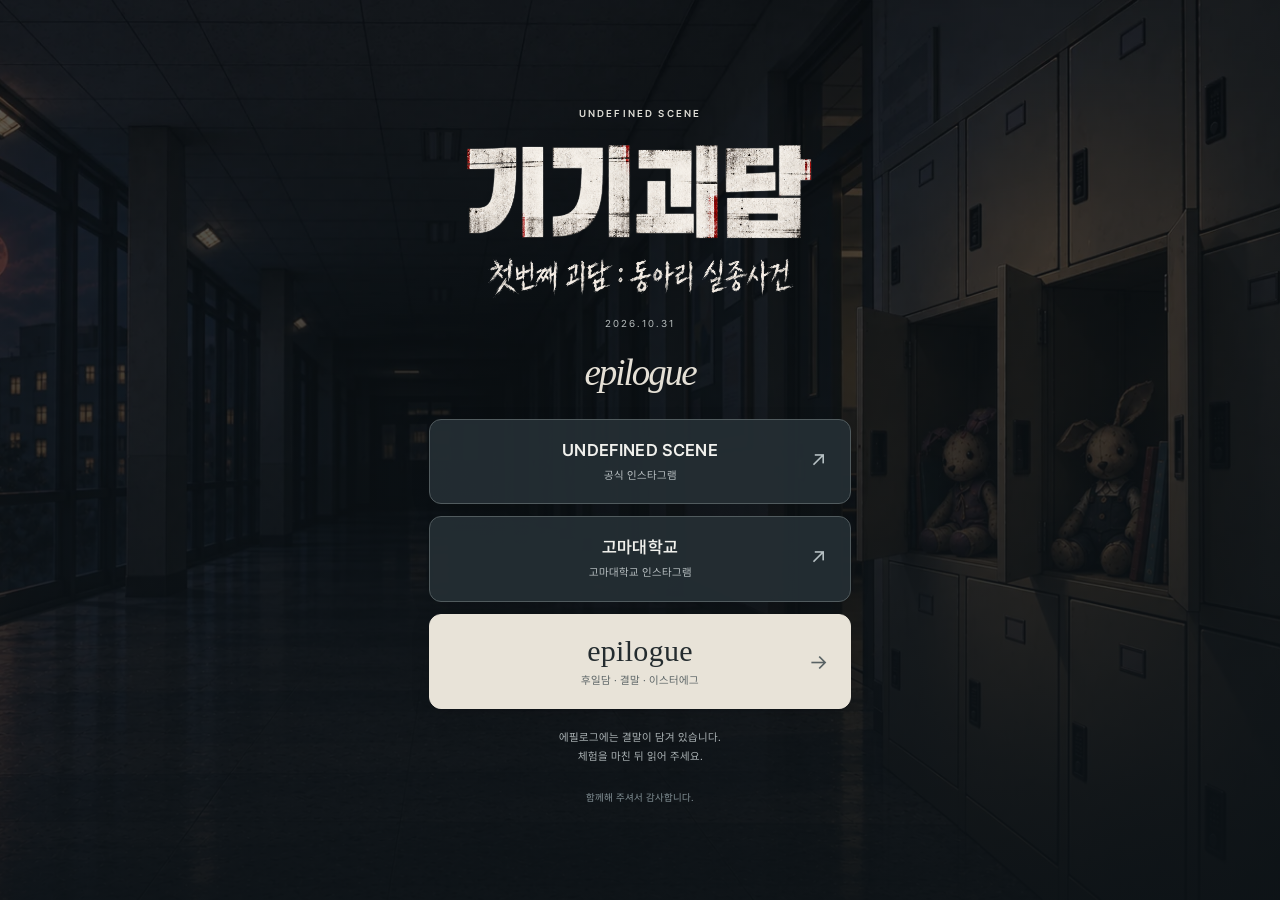
<file: index.html>
<!doctype html><html lang="ko"><head><meta charset="utf-8"><meta name="viewport" content="width=device-width,initial-scale=1,viewport-fit=cover"><meta name="theme-color" content="#171b1d"><meta name="robots" content="noindex,nofollow"><title>epilogue · 기기괴담</title><meta name="description" content="기기괴담에 함께한 탐정들을 위한 에필로그와 숨은 단서 해설."><meta property="og:title" content="기기괴담 · epilogue"><meta property="og:description" content="기기괴담 후일담과 해설."><link rel="icon" href="assets/favicon.svg" type="image/svg+xml"><link rel="preload" href="assets/pretendard-regular.woff2?v=jiyun-9" as="font" type="font/woff2" crossorigin><link rel="stylesheet" href="style.css?v=jiyun-9"><script src="app.js?v=guide-8" defer></script></head>
<body class="landing"><a class="skip" href="#main">본문으로 건너뛰기</a><main id="main" class="landing-grid">
<section class="cover" aria-label="기기괴담 티켓"><img class="cover-image" src="assets/corridor.webp" alt="늦은 밤 고마대학교 복도, 열린 사물함에 앉은 두 토끼 인형"><div class="cover-shade"></div>
<div class="cover-type"><span class="brand">UNDEFINED SCENE</span><div class="title-art"><img src="assets/title.png" alt="기기괴담"></div><div class="subtitle-art"><img src="assets/subtitle.png" alt="첫번째 괴담: 동아리 실종사건"></div><span class="cover-date">2026.10.31</span></div><span class="cover-epilogue" aria-hidden="true">epilogue</span></section>
<section class="landing-copy" aria-label="기기괴담 이후">
<nav class="link-list" aria-label="기기괴담 이후">
<a class="link-row social-link" href="https://www.instagram.com/undefined_scene/" target="_blank" rel="noopener noreferrer"><span><strong>UNDEFINED SCENE</strong><small>공식 인스타그램</small></span><span class="row-arrow" aria-hidden="true">↗</span></a>
<a class="link-row social-link" href="https://www.instagram.com/gomauniversity/" target="_blank" rel="noopener noreferrer"><span><strong>고마대학교</strong><small>고마대학교 인스타그램</small></span><span class="row-arrow" aria-hidden="true">↗</span></a>
<a class="link-row epilogue-link" href="epilogue.html"><span><strong class="english-title">epilogue</strong><small>후일담 · 결말 · 이스터에그</small></span><span class="row-arrow" aria-hidden="true">→</span></a></nav>
<p class="spoiler-note">에필로그에는 결말이 담겨 있습니다.<br>체험을 마친 뒤 읽어 주세요.</p>

<div class="landing-signature">함께해 주셔서 감사합니다.</div></section></main></body></html>
</file>
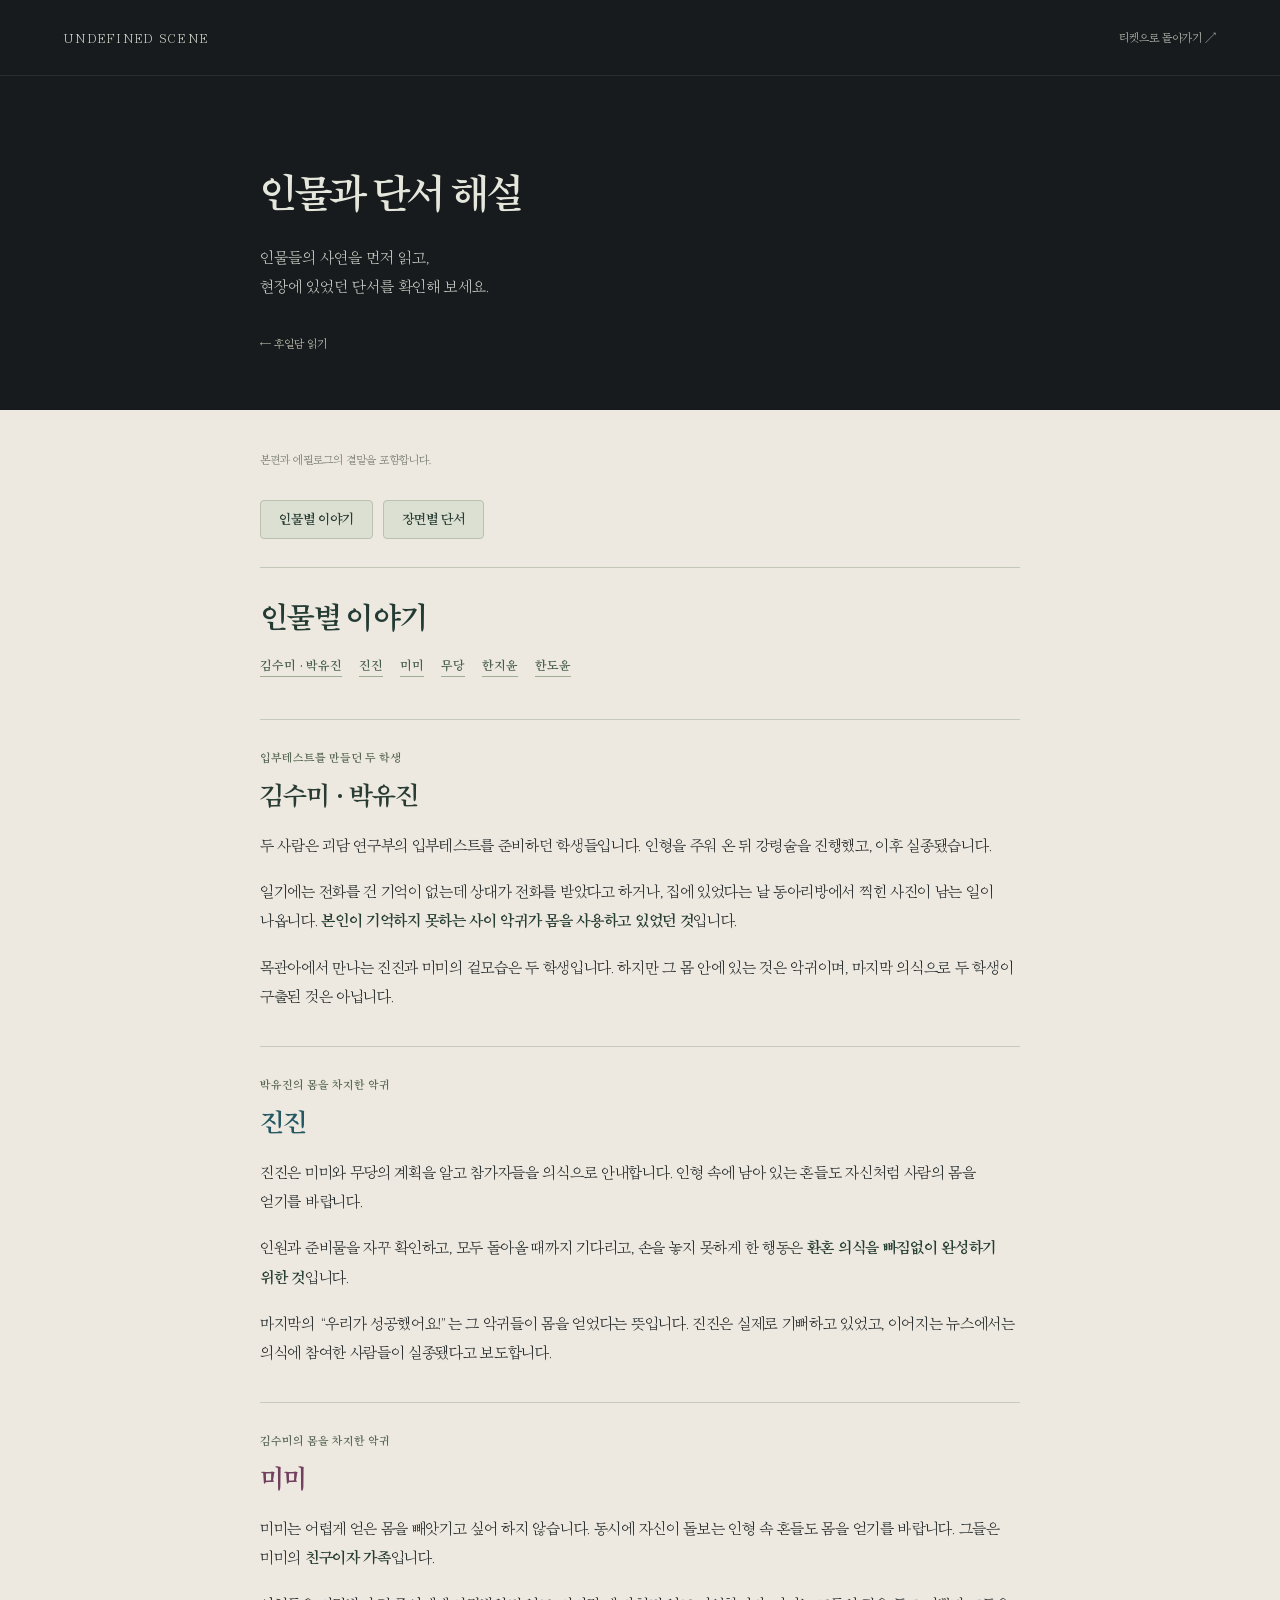
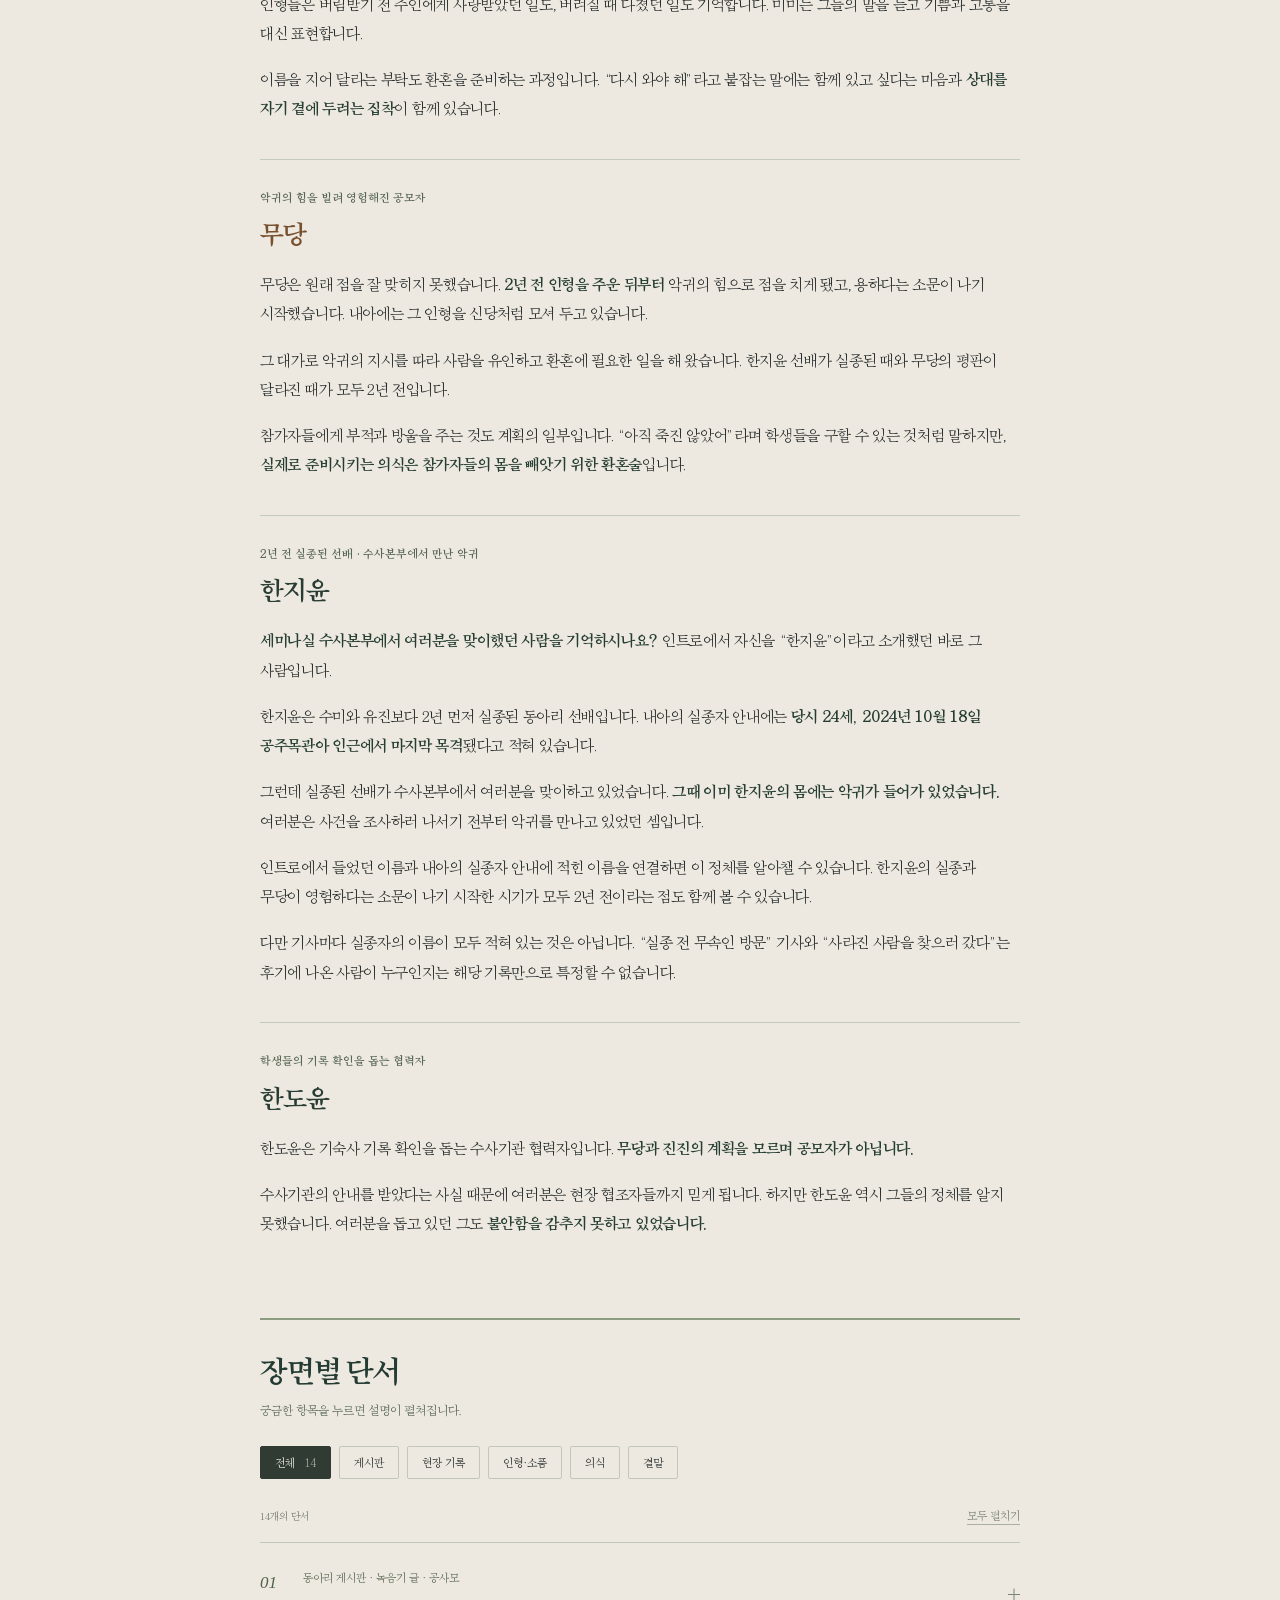
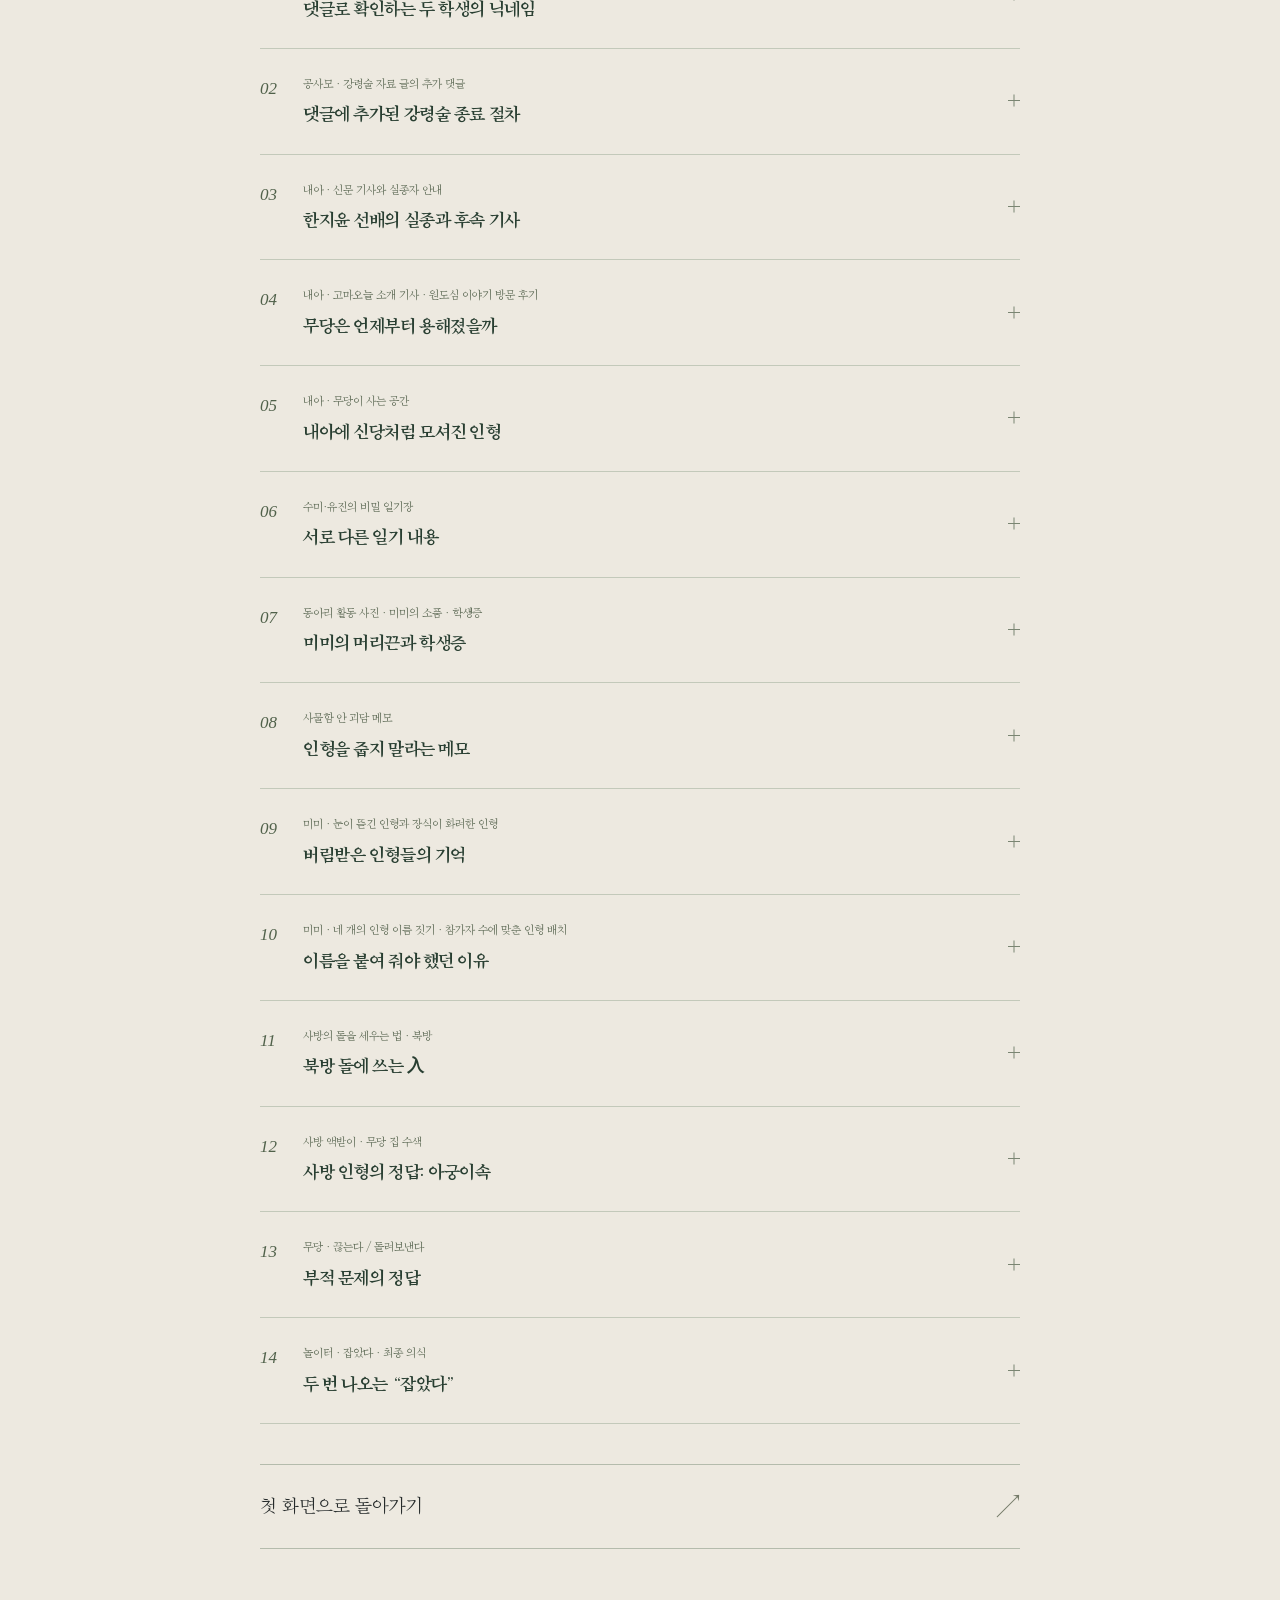
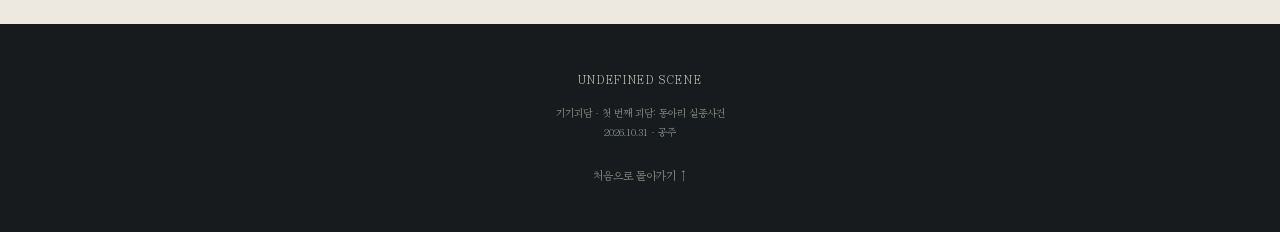
<file: clues.html>
<!doctype html><html lang="ko"><head><meta charset="utf-8"><meta name="viewport" content="width=device-width,initial-scale=1,viewport-fit=cover"><meta name="theme-color" content="#171b1d"><meta name="robots" content="noindex,nofollow"><title>인물과 단서 해설 · 기기괴담</title><meta name="description" content="인물들의 사연과 현장 기록, 인형과 의식의 의미를 정리했습니다."><meta property="og:title" content="기기괴담 · epilogue"><meta property="og:description" content="기기괴담 후일담과 해설."><link rel="icon" href="assets/favicon.svg" type="image/svg+xml"><link rel="preload" href="assets/bookk-light.woff2?v=jiyun-9" as="font" type="font/woff2" crossorigin><link rel="stylesheet" href="style.css?v=jiyun-9"><script src="app.js?v=guide-8" defer></script></head><body class="reading clues-page"><a class="skip" href="#main">본문으로 건너뛰기</a><header class="site-header"><a class="home-brand brand" href="./">UNDEFINED SCENE</a><a class="header-link" href="./">티켓으로 돌아가기 ↗</a></header>
<main id="main"><section class="clues-intro"><h1>인물과 단서 해설</h1><p>인물들의 사연을 먼저 읽고,<br>현장에 있었던 단서를 확인해 보세요.</p><a class="back-story" href="epilogue.html">← 후일담 읽기</a></section>
<div class="paper clues-paper"><div class="clues-column"><p class="reader-note">본편과 에필로그의 결말을 포함합니다.</p>
<nav class="guide-nav" aria-label="해설 목차"><a href="#characters">인물별 이야기</a><a href="#elements">장면별 단서</a></nav>
<section class="character-section" id="characters"><h2 class="guide-section-title">인물별 이야기</h2>
<nav class="character-index" aria-label="인물 바로가기"><a href="#character-students">김수미 · 박유진</a><a href="#character-jinjin">진진</a><a href="#character-mimi">미미</a><a href="#character-shaman">무당</a><a href="#character-jiyun">한지윤</a><a href="#character-doyun">한도윤</a></nav>
<article class="character-card character-students" id="character-students"><span class="character-role">입부테스트를 만들던 두 학생</span><h3>김수미 · 박유진</h3><div class="character-body"><p>두 사람은 괴담 연구부의 입부테스트를 준비하던 학생들입니다. 인형을 주워 온 뒤 강령술을 진행했고, 이후 실종됐습니다.</p><p>일기에는 전화를 건 기억이 없는데 상대가 전화를 받았다고 하거나, 집에 있었다는 날 동아리방에서 찍힌 사진이 남는 일이 나옵니다. <b>본인이 기억하지 못하는 사이 악귀가 몸을 사용하고 있었던 것</b>입니다.</p><p>목관아에서 만나는 진진과 미미의 겉모습은 두 학생입니다. 하지만 그 몸 안에 있는 것은 악귀이며, 마지막 의식으로 두 학생이 구출된 것은 아닙니다.</p></div></article><article class="character-card character-jinjin" id="character-jinjin"><span class="character-role">박유진의 몸을 차지한 악귀</span><h3>진진</h3><div class="character-body"><p>진진은 미미와 무당의 계획을 알고 참가자들을 의식으로 안내합니다. 인형 속에 남아 있는 혼들도 자신처럼 사람의 몸을 얻기를 바랍니다.</p><p>인원과 준비물을 자꾸 확인하고, 모두 돌아올 때까지 기다리고, 손을 놓지 못하게 한 행동은 <b>환혼 의식을 빠짐없이 완성하기 위한 것</b>입니다.</p><p>마지막의 “우리가 성공했어요!”는 그 악귀들이 몸을 얻었다는 뜻입니다. 진진은 실제로 기뻐하고 있었고, 이어지는 뉴스에서는 의식에 참여한 사람들이 실종됐다고 보도합니다.</p></div></article><article class="character-card character-mimi" id="character-mimi"><span class="character-role">김수미의 몸을 차지한 악귀</span><h3>미미</h3><div class="character-body"><p>미미는 어렵게 얻은 몸을 빼앗기고 싶어 하지 않습니다. 동시에 자신이 돌보는 인형 속 혼들도 몸을 얻기를 바랍니다. 그들은 미미의 <b>친구이자 가족</b>입니다.</p><p>인형들은 버림받기 전 주인에게 사랑받았던 일도, 버려질 때 다쳤던 일도 기억합니다. 미미는 그들의 말을 듣고 기쁨과 고통을 대신 표현합니다.</p><p>이름을 지어 달라는 부탁도 환혼을 준비하는 과정입니다. “다시 와야 해”라고 붙잡는 말에는 함께 있고 싶다는 마음과 <b>상대를 자기 곁에 두려는 집착</b>이 함께 있습니다.</p></div></article><article class="character-card character-shaman" id="character-shaman"><span class="character-role">악귀의 힘을 빌려 영험해진 공모자</span><h3>무당</h3><div class="character-body"><p>무당은 원래 점을 잘 맞히지 못했습니다. <b>2년 전 인형을 주운 뒤부터</b> 악귀의 힘으로 점을 치게 됐고, 용하다는 소문이 나기 시작했습니다. 내아에는 그 인형을 신당처럼 모셔 두고 있습니다.</p><p>그 대가로 악귀의 지시를 따라 사람을 유인하고 환혼에 필요한 일을 해 왔습니다. 한지윤 선배가 실종된 때와 무당의 평판이 달라진 때가 모두 2년 전입니다.</p><p>참가자들에게 부적과 방울을 주는 것도 계획의 일부입니다. “아직 죽진 않았어”라며 학생들을 구할 수 있는 것처럼 말하지만, <b>실제로 준비시키는 의식은 참가자들의 몸을 빼앗기 위한 환혼술</b>입니다.</p></div></article><article class="character-card character-jiyun" id="character-jiyun"><span class="character-role">2년 전 실종된 선배 · 수사본부에서 만난 악귀</span><h3>한지윤</h3><div class="character-body"><p><b>세미나실 수사본부에서 여러분을 맞이했던 사람을 기억하시나요?</b> 인트로에서 자신을 “한지윤”이라고 소개했던 바로 그 사람입니다.</p><p>한지윤은 수미와 유진보다 2년 먼저 실종된 동아리 선배입니다. 내아의 실종자 안내에는 <b>당시 24세, 2024년 10월 18일 공주목관아 인근에서 마지막 목격</b>됐다고 적혀 있습니다.</p><p>그런데 실종된 선배가 수사본부에서 여러분을 맞이하고 있었습니다. <b>그때 이미 한지윤의 몸에는 악귀가 들어가 있었습니다.</b> 여러분은 사건을 조사하러 나서기 전부터 악귀를 만나고 있었던 셈입니다.</p><p>인트로에서 들었던 이름과 내아의 실종자 안내에 적힌 이름을 연결하면 이 정체를 알아챌 수 있습니다. 한지윤의 실종과 무당이 영험하다는 소문이 나기 시작한 시기가 모두 2년 전이라는 점도 함께 볼 수 있습니다.</p><p>다만 기사마다 실종자의 이름이 모두 적혀 있는 것은 아닙니다. “실종 전 무속인 방문” 기사와 “사라진 사람을 찾으러 갔다”는 후기에 나온 사람이 누구인지는 해당 기록만으로 특정할 수 없습니다.</p></div></article><article class="character-card character-doyun" id="character-doyun"><span class="character-role">학생들의 기록 확인을 돕는 협력자</span><h3>한도윤</h3><div class="character-body"><p>한도윤은 기숙사 기록 확인을 돕는 수사기관 협력자입니다. <b>무당과 진진의 계획을 모르며 공모자가 아닙니다.</b></p><p>수사기관의 안내를 받았다는 사실 때문에 여러분은 현장 협조자들까지 믿게 됩니다. 하지만 한도윤 역시 그들의 정체를 알지 못했습니다. 여러분을 돕고 있던 그도 <b>불안함을 감추지 못하고 있었습니다.</b></p></div></article></section>
<section id="elements" class="elements-section"><h2 class="guide-section-title">장면별 단서</h2><p class="section-description">궁금한 항목을 누르면 설명이 펼쳐집니다.</p>
<nav class="clue-filters" aria-label="단서 분류"><button type="button" data-filter="all" aria-pressed="true">전체 <span>14</span></button><button type="button" data-filter="community" aria-pressed="false">게시판</button><button type="button" data-filter="records" aria-pressed="false">현장 기록</button><button type="button" data-filter="objects" aria-pressed="false">인형·소품</button><button type="button" data-filter="ritual" aria-pressed="false">의식</button><button type="button" data-filter="ending" aria-pressed="false">결말</button></nav>
<div class="clue-tools"><span id="clue-count" role="status">14개의 단서</span><button type="button" id="expand-all" aria-expanded="false">모두 펼치기</button></div><div id="clue-list"><details class="clue" data-category="community" id="clue-1"><summary><span class="clue-number">01</span><span><small>동아리 게시판 · 녹음기 글 · 공사모</small><strong>댓글로 확인하는 두 학생의 닉네임</strong></span><span class="plus" aria-hidden="true"></span></summary><div class="clue-body"><p><b>jinjining은 박유진, itsme는 김수미</b>입니다. 녹음기 글에서 itsme가 “유진아”라고 부르자 jinjining이 자기 휴대폰에 녹음돼 있다고 답합니다.</p><p>동아리 게시판과 공사모에 남긴 글과 댓글을 함께 보면 두 사람이 강령술을 준비한 과정을 확인할 수 있습니다.</p></div></details><details class="clue" data-category="community" id="clue-2"><summary><span class="clue-number">02</span><span><small>공사모 · 강령술 자료 글의 추가 댓글</small><strong>댓글에 추가된 강령술 종료 절차</strong></span><span class="plus" aria-hidden="true"></span></summary><div class="clue-body"><p>가이드 음성을 보낸 작성자는 나중에 댓글로 빠뜨린 절차를 알려 줍니다. 의식을 마치려면 <b>“끝내도 되겠습니까?”라고 물어야 한다</b>는 내용입니다.</p><p>학생들이 의식을 제대로 끝내지 못했을 가능성을 보여 주는 댓글입니다.</p></div></details><details class="clue" data-category="records" id="clue-3"><summary><span class="clue-number">03</span><span><small>내아 · 신문 기사와 실종자 안내</small><strong>한지윤 선배의 실종과 후속 기사</strong></span><span class="plus" aria-hidden="true"></span></summary><div class="clue-body"><p><b>한지윤은 수미와 유진보다 2년 먼저 실종된 동아리 선배</b>입니다. 내아에 붙인 기사와 실종자 안내에서 사건을 확인할 수 있습니다.</p><p>인트로에서 자신을 한지윤이라고 소개한 수사본부의 인물과 같은 이름입니다. <b>세미나실에서 여러분을 맞이했을 때는 이미 악귀가 그 몸을 차지한 상태</b>였습니다.</p><div class="evidence-list"><div><span>2024.10.18 · 마지막 목격</span><h4>한지윤, 당시 24세</h4><p>「고마오늘」의 실종자 안내에는 공주목관아 인근에서 마지막으로 목격됐고, 이후 연락이 닿지 않는다고 적혀 있습니다.</p></div><div><span>2024.10.20 · 고마오늘</span><h4>공주목관아 인근 20대 여성 연락 두절</h4><p>10월 18일 마지막 목격 이후 가족과 지인의 연락에 응답하지 않았으며, 휴대전화 사용 기록도 확인되지 않았다는 기사입니다.</p></div><div><span>2024.11.07 · 공주생활신문</span><h4>원도심서 또 실종 신고</h4><p>원도심에서 실종 신고가 잇따르고 있음을 알립니다. 당시 경찰은 사건 간 연관성이 확인되지 않았다고 밝혔습니다.</p></div><div><span>2024.11.16 · 금강지역신문</span><h4>실종 전 무속인 방문 정황 확인</h4><p>실종 신고 중 한 건에서 당사자가 연락이 끊기기 전 목관아 인근 무속인을 방문한 정황이 확인됩니다. 기사에는 그 사람의 이름이 나오지 않으며, 방문과 실종의 직접적인 연관성도 아직 밝혀지지 않았다고 적혀 있습니다.</p></div></div><p>본편의 설정에서는 무당이 이 시기 실종 사건들에 관여했습니다. <b>기사에 남은 정황과 에필로그에서 밝혀지는 무당의 정체를 함께 읽는 단서</b>입니다.</p></div></details><details class="clue" data-category="records" id="clue-4"><summary><span class="clue-number">04</span><span><small>내아 · 고마오늘 소개 기사 · 원도심 이야기 방문 후기</small><strong>무당은 언제부터 용해졌을까</strong></span><span class="plus" aria-hidden="true"></span></summary><div class="clue-body"><p>2026년 10월 31일 「고마오늘」에는 무당이 <b>약 2년 전부터</b> 입소문을 타기 시작했다고 나옵니다. 그전에는 점이 맞지 않아 발길을 끊는 사람도 있었다는 내용이 함께 실려 있습니다.</p><div class="evidence-list"><div><span>2024.10.12 · 보리차**의 방문 후기</span><blockquote>전에 엄마랑 왔을 때는 잘 모르겠다는 생각이었는데 이번에는 좀 달랐어요. 따로 말씀드리지 않은 집안 사정을 짚으셔서 놀랐습니다.</blockquote></div><div><span>2024.10.31 · 모서리**의 방문 후기</span><p>사라진 사람을 찾아 달라고 방문한 손님은 무당에게 이런 말을 들었다고 적었습니다.</p><blockquote>돌아오는 게 아니라 다른 데로 가야 하는 애다</blockquote></div></div><p>무당의 평판이 달라진 시기와 실종 사건들이 발생한 시기는 모두 <b>2024년</b>입니다. 이는 무당이 인형 속 악귀의 힘을 얻고 사람들을 의식에 끌어들이기 시작한 때와 맞물립니다.</p><p>“다른 데로 가야 한다”는 말은 혼을 다른 몸으로 옮기는 환혼과 연결해 볼 수 있는 복선입니다. 후기에는 사라진 사람의 이름이 적혀 있지 않습니다.</p></div></details><details class="clue" data-category="objects" id="clue-5"><summary><span class="clue-number">05</span><span><small>내아 · 무당이 사는 공간</small><strong>내아에 신당처럼 모셔진 인형</strong></span><span class="plus" aria-hidden="true"></span></summary><div class="clue-body"><p>무당이 사는 내아에는 <b>인형이 신당처럼 모셔져 있습니다.</b> 무당이 인형 속 악귀를 신처럼 받들고 있다는 것을 보여 주는 배치입니다.</p><p>무당의 영험함은 그 악귀에게서 얻은 힘입니다. 인형을 모신 공간, 2년 전부터 달라진 평판, 이전 실종 사건의 기록을 함께 보면 무당과 악귀의 관계를 짐작할 수 있습니다.</p></div></details><details class="clue" data-category="objects" id="clue-6"><summary><span class="clue-number">06</span><span><small>수미·유진의 비밀 일기장</small><strong>서로 다른 일기 내용</strong></span><span class="plus" aria-hidden="true"></span></summary><div class="clue-body"><p>수미는 전화를 건 적이 없다고 쓰지만 유진은 수미에게 전화를 받았다고 씁니다. 수미가 집에 있었다는 날, 유진은 동아리방에서 수미를 봤고 사진도 찍었습니다.</p><p><b>수미가 기억하지 못하는 동안 악귀가 수미의 몸으로 행동한 것</b>입니다. 두 일기를 비교하면 빙의가 진행되고 있음을 알 수 있습니다.</p></div></details><details class="clue" data-category="objects" id="clue-7"><summary><span class="clue-number">07</span><span><small>동아리 활동 사진 · 미미의 소품 · 학생증</small><strong>미미의 머리끈과 학생증</strong></span><span class="plus" aria-hidden="true"></span></summary><div class="clue-body"><p>미미는 동아리 활동 사진 속 김수미와 같은 머리끈을 하고 있습니다. 학생증의 얼굴도 같습니다.</p><p>미미가 <b>김수미의 몸을 차지하고 있다는 단서</b>입니다. 본명을 불렀을 때 보이는 반응도 관련이 있습니다.</p></div></details><details class="clue" data-category="objects" id="clue-8"><summary><span class="clue-number">08</span><span><small>사물함 안 괴담 메모</small><strong>인형을 줍지 말라는 메모</strong></span><span class="plus" aria-hidden="true"></span></summary><div class="clue-body"><p>사물함 메모에는 <b>“인형 주워오지 말 것. 수미 너 보라고 씀.”</b>이라고 적혀 있습니다. 수미가 인형을 주워 온 일을 가리킵니다.</p><p>같은 메모에는 이름 없는 인형에 이름을 붙이면 이름을 준 사람을 기억한다는 이야기도 있습니다. 이후 미미가 이름을 지어 달라고 하는 장면과 연결됩니다.</p></div></details><details class="clue" data-category="objects" id="clue-9"><summary><span class="clue-number">09</span><span><small>미미 · 눈이 뜯긴 인형과 장식이 화려한 인형</small><strong>버림받은 인형들의 기억</strong></span><span class="plus" aria-hidden="true"></span></summary><div class="clue-body"><p>미미가 돌보는 인형들은 <b>버림받은 인형들</b>입니다. 미미는 그 안의 혼이 하는 말을 듣고, 그들이 겪은 일을 대신 표현합니다.</p><p>눈이 없는 인형은 <b>버려질 때 눈이 뜯긴 아픔</b>을 기억합니다. 미미가 “아무것도 안 보여”, “아파”라고 외치는 장면은 그때의 고통을 표현한 것입니다.</p><p>장식이 화려한 인형은 예전 주인이 무척 아끼며 보석 같은 장식도 달아 주던 인형입니다. “민지도 이런 나를 좋아했어”라는 말에는 <b>주인에게 사랑받았던 기억</b>이 담겨 있습니다. 자신의 장식을 자랑하고 빼앗기지 않으려는 태도도 그 기억에서 나옵니다.</p></div></details><details class="clue" data-category="ritual" id="clue-10"><summary><span class="clue-number">10</span><span><small>미미 · 네 개의 인형 이름 짓기 · 참가자 수에 맞춘 인형 배치</small><strong>이름을 붙여 줘야 했던 이유</strong></span><span class="plus" aria-hidden="true"></span></summary><div class="clue-body"><p>참가자들은 <b>이름이 없던 네 개의 인형</b>에 이름을 붙여 줍니다. 작품에서는 이름을 얻은 인형이 자신을 살아 있는 존재로 느끼게 된다는 설정을 사용합니다.</p><p>그래서 이름을 지어 주는 행위는 <b>환혼술을 진행하기 위해 필요한 절차</b>였습니다. 미미가 부탁을 들어줘야 인형을 내어 주겠다고 한 것도 참가자들이 이 절차에 참여하게 하기 위해서입니다.</p><p><b>현장에 놓인 인형의 수는 참가자 수에 맞춰져 있습니다.</b> 환혼할 혼과 몸의 수를 맞춰 준비한 것입니다. 이름을 지어 주는 네 개의 인형은 이 가운데 이름이 없던 인형들입니다.</p></div></details><details class="clue" data-category="ritual" id="clue-11"><summary><span class="clue-number">11</span><span><small>사방의 돌을 세우는 법 · 북방</small><strong>북방 돌에 쓰는 入</strong></span><span class="plus" aria-hidden="true"></span></summary><div class="clue-body"><p>안내문은 북방 돌의 빈 면에 <b>入(들 입)</b>을 쓰고 그 면을 의식장 중앙으로 향하게 하라고 합니다. 의식에 참여하는 산 사람이 직접 써야 한다는 조건도 있습니다.</p><p>참가자가 이 글자를 쓰면서 안내문에 적힌 “귀환의 문”이 완성됩니다. 진진이 돌을 치우지 못하게 한 이유는 의식이 끝날 때까지 결계가 필요했기 때문입니다.</p></div></details><details class="clue" data-category="ritual" id="clue-12"><summary><span class="clue-number">12</span><span><small>사방 액받이 · 무당 집 수색</small><strong>사방 인형의 정답: 아궁이속</strong></span><span class="plus" aria-hidden="true"></span></summary><div class="clue-body"><p>청룡은 동쪽·푸른 실, 주작은 남쪽·붉은 실, 백호는 서쪽·흰 실, 현무는 북쪽·검은 실입니다. 해당 인형의 글자를 동·남·서·북 순서로 읽으면 <b>아 → 궁 → 이 → 속</b>이 됩니다. 의식도구를 찾을 장소입니다.</p><p>사방의 돌 네 개는 의식장 경계에, 사방 인형 네 개는 중앙 의식에 사용합니다. 미미에게 받은 빈 받이 두 개도 따로 필요합니다.</p></div></details><details class="clue" data-category="ritual" id="clue-13"><summary><span class="clue-number">13</span><span><small>무당 · 끊는다 / 돌려보낸다</small><strong>부적 문제의 정답</strong></span><span class="plus" aria-hidden="true"></span></summary><div class="clue-body"><p>붙은 것을 떼어 내서 보내려면 <b>끊는다 + 돌려보낸다</b>를 골라야 합니다.</p><p>무당은 문제를 풀게 하고 필요한 물건을 주면서 참가자들이 자신의 지시를 따르도록 합니다. 실제로 준비하고 있던 것은 참가자의 몸을 악귀에게 넘기는 의식이었습니다.</p></div></details><details class="clue" data-category="ending" id="clue-14"><summary><span class="clue-number">14</span><span><small>놀이터 · 잡았다 · 최종 의식</small><strong>두 번 나오는 “잡았다”</strong></span><span class="plus" aria-hidden="true"></span></summary><div class="clue-body"><p>놀이터에서 귀신이 나타난 세 장소의 글자를 순서대로 이으면 <b>“잡았다”</b>가 됩니다. 수미와 유진이 만든 입부테스트의 정답입니다.</p><p>마지막 의식에서도 같은 말이 나옵니다. 이때는 악귀들이 참가자들을 붙잡았다는 뜻입니다.</p></div></details></div>
</section>
<a class="next-page" href="./"><span><strong>첫 화면으로 돌아가기</strong></span><span aria-hidden="true">↗</span></a>
</div></div></main><footer class="footer"><span>UNDEFINED SCENE</span><p>기기괴담 · 첫 번째 괴담: 동아리 실종사건<br>2026.10.31 · 공주</p><a href="./">처음으로 돌아가기 ↑</a></footer></body></html>
</file>
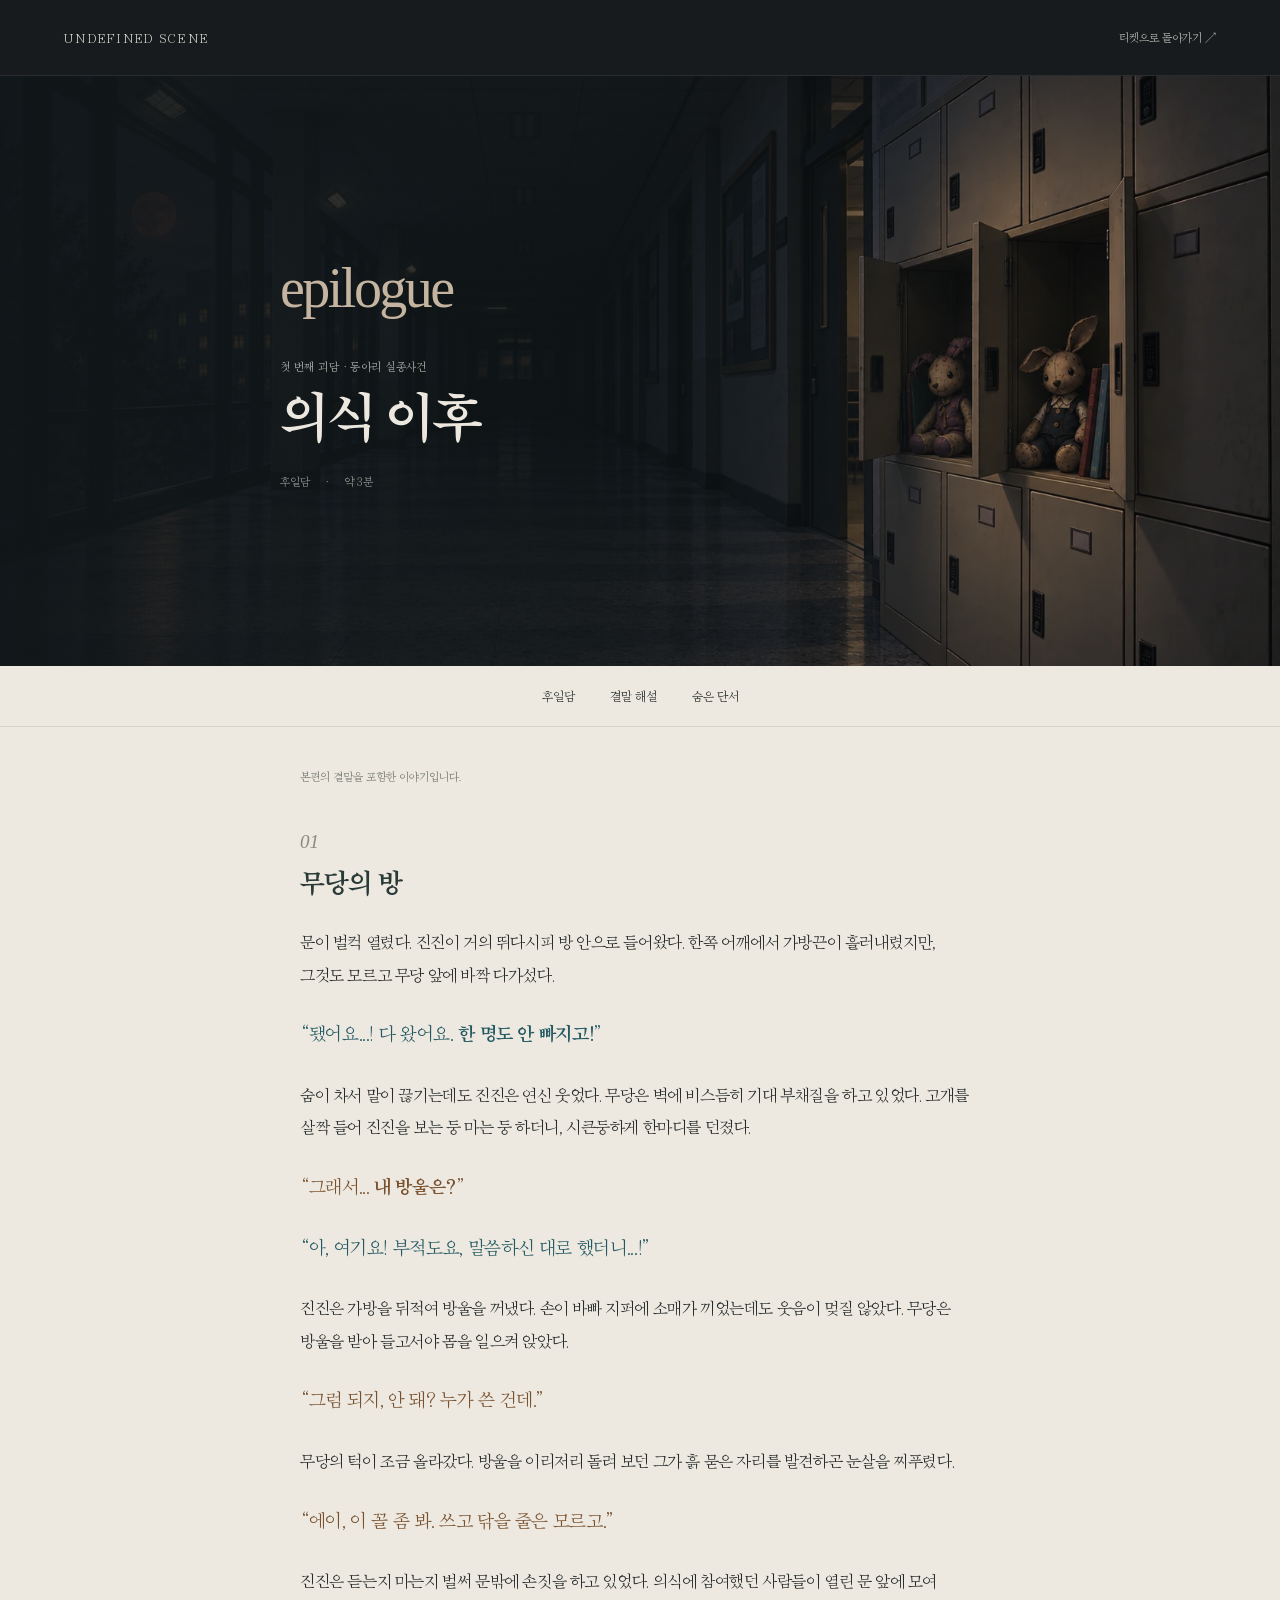
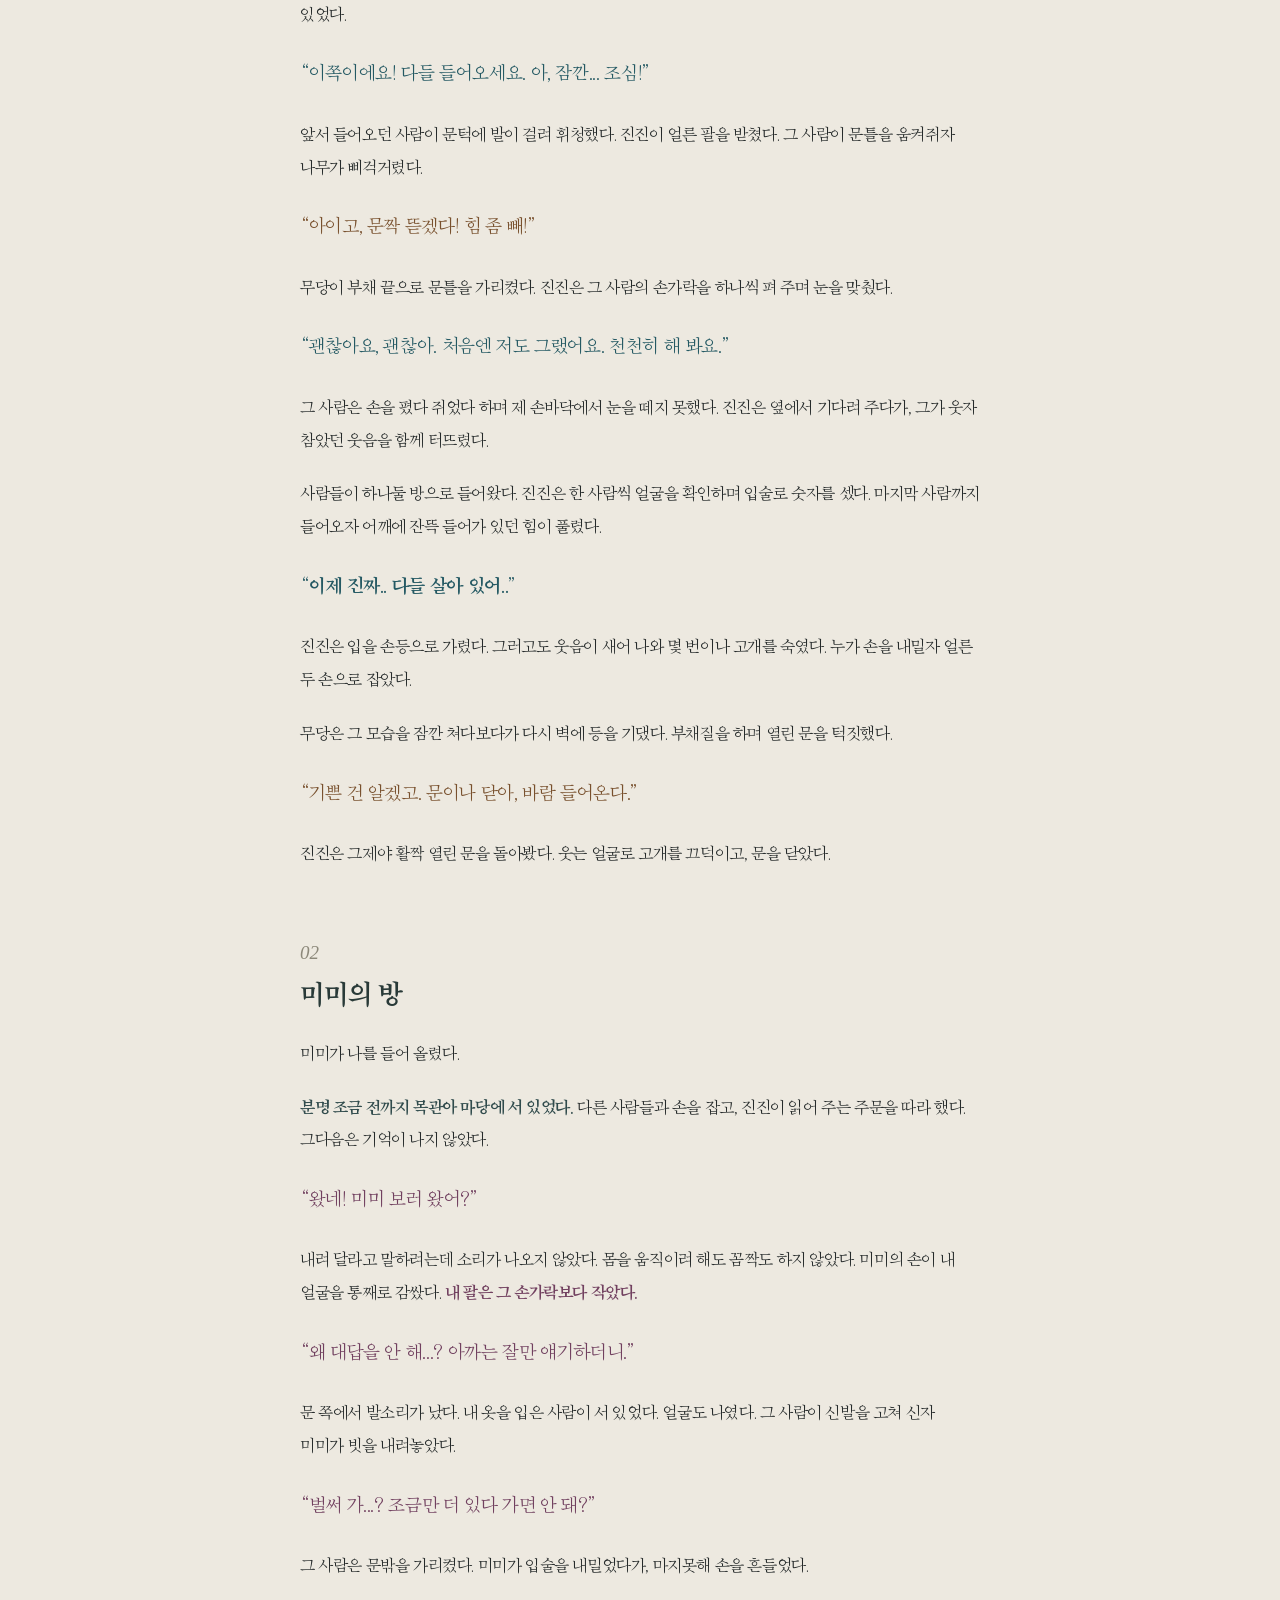
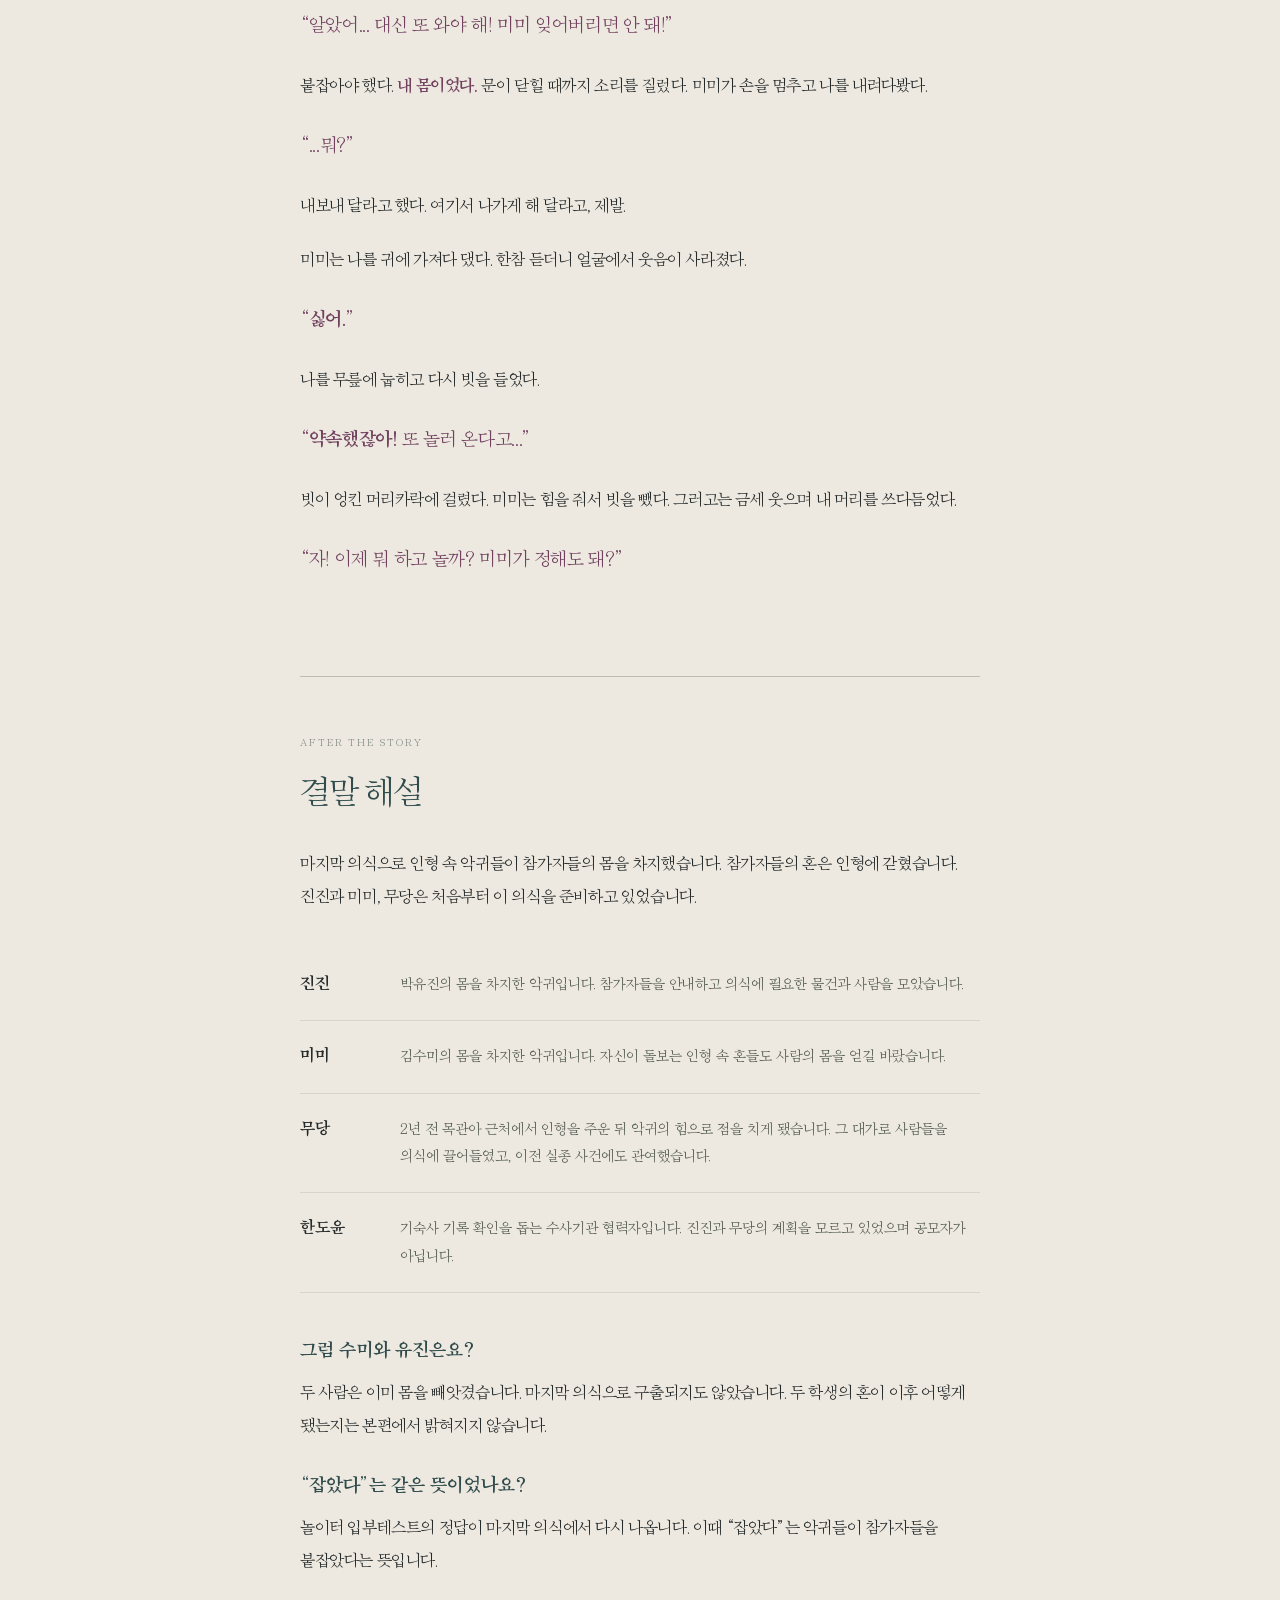
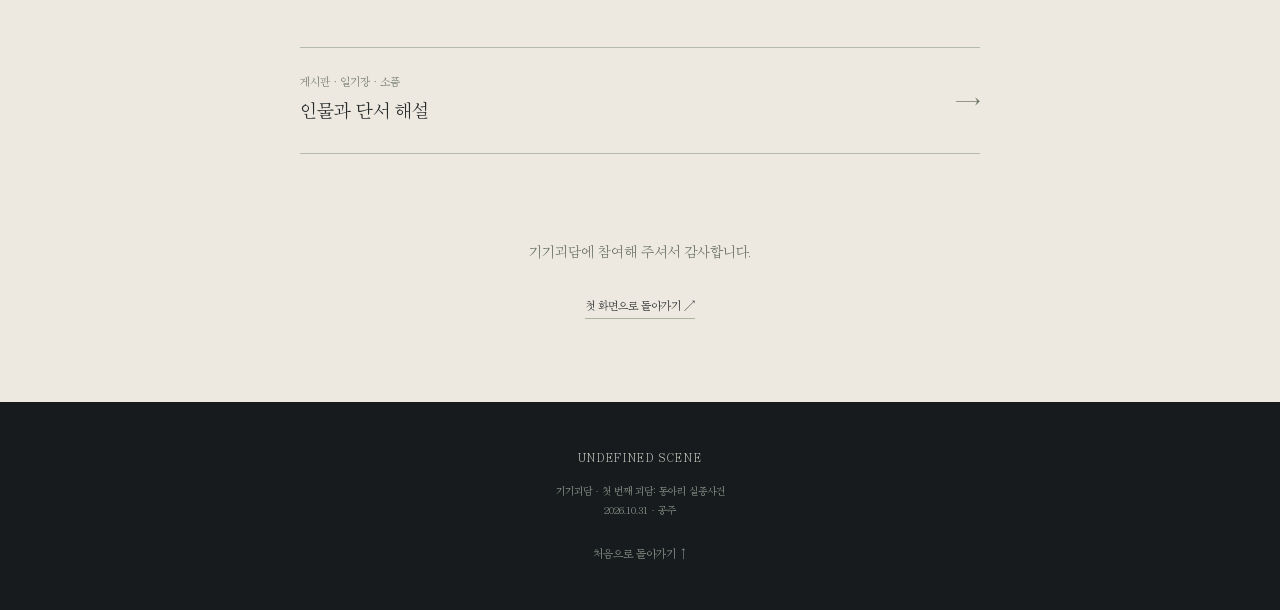
<file: epilogue.html>
<!doctype html><html lang="ko"><head><meta charset="utf-8"><meta name="viewport" content="width=device-width,initial-scale=1,viewport-fit=cover"><meta name="theme-color" content="#171b1d"><meta name="robots" content="noindex,nofollow"><title>그날 이후 · 기기괴담</title><meta name="description" content="본편을 마친 탐정들에게 전하는 후일담."><meta property="og:title" content="기기괴담 · epilogue"><meta property="og:description" content="기기괴담 후일담과 해설."><link rel="icon" href="assets/favicon.svg" type="image/svg+xml"><link rel="preload" href="assets/bookk-light.woff2?v=jiyun-9" as="font" type="font/woff2" crossorigin><link rel="stylesheet" href="style.css?v=jiyun-9"><script src="app.js?v=guide-8" defer></script></head><body class="reading"><a class="skip" href="#main">본문으로 건너뛰기</a><header class="site-header"><a class="home-brand brand" href="./">UNDEFINED SCENE</a><a class="header-link" href="./">티켓으로 돌아가기 ↗</a></header>
<main id="main"><section class="article-hero"><div class="hero-photo"></div><div class="article-hero-copy"><span class="english-title hero-english">epilogue</span><span class="edition">첫 번째 괴담 · 동아리 실종사건</span><h1>의식 이후</h1><div class="hero-meta">후일담 <span>·</span> 약 3분</div></div></section>
<div class="paper"><nav class="reading-nav" aria-label="에필로그 목차"><a href="#story">후일담</a><a href="#truth">결말 해설</a><a href="clues.html">숨은 단서</a></nav><article class="story-column" id="story"><p class="reader-note">본편의 결말을 포함한 이야기입니다.</p><section class="story-chapter" id="chapter-1"><span class="chapter-no">01</span><h2>무당의 방</h2><p>문이 벌컥 열렸다. 진진이 거의 뛰다시피 방 안으로 들어왔다. 한쪽 어깨에서 가방끈이 흘러내렸지만, 그것도 모르고 무당 앞에 바짝 다가섰다.</p><p class="dialogue voice-jinjin">“됐어요...! 다 왔어요. <strong class="voice-emphasis">한 명도 안 빠지고!</strong>”</p><p>숨이 차서 말이 끊기는데도 진진은 연신 웃었다. 무당은 벽에 비스듬히 기대 부채질을 하고 있었다. 고개를 살짝 들어 진진을 보는 둥 마는 둥 하더니, 시큰둥하게 한마디를 던졌다.</p><p class="dialogue voice-shaman">“그래서... <strong class="voice-emphasis">내 방울은?</strong>”</p><p class="dialogue voice-jinjin">“아, 여기요! 부적도요, 말씀하신 대로 했더니...!”</p><p>진진은 가방을 뒤적여 방울을 꺼냈다. 손이 바빠 지퍼에 소매가 끼었는데도 웃음이 멎질 않았다. 무당은 방울을 받아 들고서야 몸을 일으켜 앉았다.</p><p class="dialogue voice-shaman">“그럼 되지, 안 돼? 누가 쓴 건데.”</p><p>무당의 턱이 조금 올라갔다. 방울을 이리저리 돌려 보던 그가 흙 묻은 자리를 발견하곤 눈살을 찌푸렸다.</p><p class="dialogue voice-shaman">“에이, 이 꼴 좀 봐. 쓰고 닦을 줄은 모르고.”</p><p>진진은 듣는지 마는지 벌써 문밖에 손짓을 하고 있었다. 의식에 참여했던 사람들이 열린 문 앞에 모여 있었다.</p><p class="dialogue voice-jinjin">“이쪽이에요! 다들 들어오세요. 아, 잠깐... 조심!”</p><p>앞서 들어오던 사람이 문턱에 발이 걸려 휘청했다. 진진이 얼른 팔을 받쳤다. 그 사람이 문틀을 움켜쥐자 나무가 삐걱거렸다.</p><p class="dialogue voice-shaman">“아이고, 문짝 뜯겠다! 힘 좀 빼!”</p><p>무당이 부채 끝으로 문틀을 가리켰다. 진진은 그 사람의 손가락을 하나씩 펴 주며 눈을 맞췄다.</p><p class="dialogue voice-jinjin">“괜찮아요, 괜찮아. 처음엔 저도 그랬어요. 천천히 해 봐요.”</p><p>그 사람은 손을 폈다 쥐었다 하며 제 손바닥에서 눈을 떼지 못했다. 진진은 옆에서 기다려 주다가, 그가 웃자 참았던 웃음을 함께 터뜨렸다.</p><p>사람들이 하나둘 방으로 들어왔다. 진진은 한 사람씩 얼굴을 확인하며 입술로 숫자를 셌다. 마지막 사람까지 들어오자 어깨에 잔뜩 들어가 있던 힘이 풀렸다.</p><p class="dialogue voice-jinjin">“<strong class="voice-emphasis">이제 진짜.. 다들 살아 있어..</strong>”</p><p>진진은 입을 손등으로 가렸다. 그러고도 웃음이 새어 나와 몇 번이나 고개를 숙였다. 누가 손을 내밀자 얼른 두 손으로 잡았다.</p><p>무당은 그 모습을 잠깐 쳐다보다가 다시 벽에 등을 기댔다. 부채질을 하며 열린 문을 턱짓했다.</p><p class="dialogue voice-shaman">“기쁜 건 알겠고. 문이나 닫아, 바람 들어온다.”</p><p>진진은 그제야 활짝 열린 문을 돌아봤다. 웃는 얼굴로 고개를 끄덕이고, 문을 닫았다.</p></section><section class="story-chapter" id="chapter-2"><span class="chapter-no">02</span><h2>미미의 방</h2><p>미미가 나를 들어 올렸다.</p><p><strong class="memory-emphasis">분명 조금 전까지 목관아 마당에 서 있었다.</strong> 다른 사람들과 손을 잡고, 진진이 읽어 주는 주문을 따라 했다. 그다음은 기억이 나지 않았다.</p><p class="dialogue voice-mimi">“왔네! 미미 보러 왔어?”</p><p>내려 달라고 말하려는데 소리가 나오지 않았다. 몸을 움직이려 해도 꼼짝도 하지 않았다. 미미의 손이 내 얼굴을 통째로 감쌌다. <strong class="reveal-emphasis">내 팔은 그 손가락보다 작았다.</strong></p><p class="dialogue voice-mimi">“왜 대답을 안 해...? 아까는 잘만 얘기하더니.”</p><p>문 쪽에서 발소리가 났다. 내 옷을 입은 사람이 서 있었다. 얼굴도 나였다. 그 사람이 신발을 고쳐 신자 미미가 빗을 내려놓았다.</p><p class="dialogue voice-mimi">“벌써 가...? 조금만 더 있다 가면 안 돼?”</p><p>그 사람은 문밖을 가리켰다. 미미가 입술을 내밀었다가, 마지못해 손을 흔들었다.</p><p class="dialogue voice-mimi">“알았어... 대신 또 와야 해! 미미 잊어버리면 안 돼!”</p><p>붙잡아야 했다. <strong class="reveal-emphasis">내 몸이었다.</strong> 문이 닫힐 때까지 소리를 질렀다. 미미가 손을 멈추고 나를 내려다봤다.</p><p class="dialogue voice-mimi">“...뭐?”</p><p>내보내 달라고 했다. 여기서 나가게 해 달라고, 제발.</p><p>미미는 나를 귀에 가져다 댔다. 한참 듣더니 얼굴에서 웃음이 사라졌다.</p><p class="dialogue voice-mimi">“<strong class="voice-emphasis">싫어.</strong>”</p><p>나를 무릎에 눕히고 다시 빗을 들었다.</p><p class="dialogue voice-mimi">“<strong class="voice-emphasis">약속했잖아!</strong> 또 놀러 온다고...”</p><p>빗이 엉킨 머리카락에 걸렸다. 미미는 힘을 줘서 빗을 뺐다. 그러고는 금세 웃으며 내 머리를 쓰다듬었다.</p><p class="dialogue voice-mimi">“자! 이제 뭐 하고 놀까? 미미가 정해도 돼?”</p></section>
<section class="truth-section" id="truth"><span class="eyebrow">AFTER THE STORY</span><h2>결말 해설</h2><p>마지막 의식으로 인형 속 악귀들이 참가자들의 몸을 차지했습니다. 참가자들의 혼은 인형에 갇혔습니다. 진진과 미미, 무당은 처음부터 이 의식을 준비하고 있었습니다.</p>
<div class="identity-list"><div><h3>진진</h3><p>박유진의 몸을 차지한 악귀입니다. 참가자들을 안내하고 의식에 필요한 물건과 사람을 모았습니다.</p></div><div><h3>미미</h3><p>김수미의 몸을 차지한 악귀입니다. 자신이 돌보는 인형 속 혼들도 사람의 몸을 얻길 바랐습니다.</p></div><div><h3>무당</h3><p>2년 전 목관아 근처에서 인형을 주운 뒤 악귀의 힘으로 점을 치게 됐습니다. 그 대가로 사람들을 의식에 끌어들였고, 이전 실종 사건에도 관여했습니다.</p></div><div><h3>한도윤</h3><p>기숙사 기록 확인을 돕는 수사기관 협력자입니다. 진진과 무당의 계획을 모르고 있었으며 공모자가 아닙니다.</p></div></div>
<h3 class="question-heading">그럼 수미와 유진은요?</h3><p>두 사람은 이미 몸을 빼앗겼습니다. 마지막 의식으로 구출되지도 않았습니다. 두 학생의 혼이 이후 어떻게 됐는지는 본편에서 밝혀지지 않습니다.</p>
<h3 class="question-heading">“잡았다”는 같은 뜻이었나요?</h3><p>놀이터 입부테스트의 정답이 마지막 의식에서 다시 나옵니다. 이때 “잡았다”는 악귀들이 참가자들을 붙잡았다는 뜻입니다.</p></section>
<a class="next-page" href="clues.html"><span><small>게시판 · 일기장 · 소품</small><strong>인물과 단서 해설</strong></span><span aria-hidden="true">→</span></a>
<div class="thank-you"><p>기기괴담에 참여해 주셔서 감사합니다.</p><a href="./">첫 화면으로 돌아가기 ↗</a></div></article></div></main><footer class="footer"><span>UNDEFINED SCENE</span><p>기기괴담 · 첫 번째 괴담: 동아리 실종사건<br>2026.10.31 · 공주</p><a href="./">처음으로 돌아가기 ↑</a></footer></body></html>
</file>
<file: style.css>
@font-face{font-family:Bookk;src:url("assets/bookk-light.woff2?v=jiyun-9") format("woff2");font-weight:400;font-display:swap}
@font-face{font-family:Bookk;src:url("assets/bookk-bold.woff2?v=jiyun-9") format("woff2");font-weight:700;font-display:swap}
:root{--ink:#252a2a;--night:#171b1d;--paper:#ede9e0;--muted:#858b87;--gold:#c4b4a0;--line:rgba(196,180,160,.24)}
*{box-sizing:border-box}html{scroll-behavior:smooth;scroll-padding-top:90px}body{margin:0;font-family:Bookk,serif;color:var(--ink);background:var(--night);word-break:keep-all;-webkit-font-smoothing:antialiased}a{color:inherit;text-decoration:none}button{font:inherit;color:inherit;cursor:pointer}img{display:block;max-width:100%}button,a,summary{-webkit-tap-highlight-color:transparent}a:focus-visible,button:focus-visible,summary:focus-visible{outline:2px solid #aa8053;outline-offset:5px}[hidden]{display:none!important}::selection{background:#b4bdb3;color:#171b1d}.skip{position:fixed;top:-100px;left:16px;z-index:99;padding:12px 18px;background:var(--paper);color:var(--ink)}.skip:focus{top:12px}.brand{font-size:12px;letter-spacing:.19em}.eyebrow{display:block;font-size:10px;letter-spacing:.19em;color:var(--muted)}.english-title{font-family:Georgia,"Times New Roman",serif;font-weight:400!important;letter-spacing:-.045em}.landing{color:#e7e3d9}.landing-grid{max-width:1600px;min-height:100svh;margin:auto;display:grid;grid-template-columns:1fr 1fr}.cover{position:relative;overflow:hidden;min-height:820px}.cover-image{position:absolute;width:100%;height:100%;object-fit:cover;object-position:64% center;max-width:none}.cover-shade{position:absolute;inset:0;background:linear-gradient(180deg,rgba(10,15,18,.62),rgba(10,15,18,.06) 54%,rgba(10,15,18,.8))}.cover-type{position:absolute;top:9%;left:12%;right:12%;display:flex;flex-direction:column;align-items:center}.cover-type .brand{margin-bottom:37px;color:#e0d9cb}.title-art{position:relative;overflow:hidden;aspect-ratio:1385/400;width:100%;max-width:400px}.title-art img{position:absolute;width:110.9%;max-width:none;left:-5.4%;top:-52%}.subtitle-art{position:relative;overflow:hidden;aspect-ratio:2420/340;width:88%;max-width:350px;margin-top:13px}.subtitle-art img{position:absolute;width:111.07%;max-width:none;left:-5.99%;top:-161.8%}.cover-date{font-size:11px;letter-spacing:.23em;margin-top:23px;color:#c7bdb1}.cover-epilogue{position:absolute;bottom:6%;left:11%;font:italic clamp(64px,7.5vw,115px)/1 Georgia,serif;color:#e9e4d8;letter-spacing:-.07em;opacity:.86}.landing-copy{padding:84px clamp(36px,5.2vw,84px) 36px;display:flex;flex-direction:column;justify-content:center}.landing-heading h1{font-size:clamp(29px,2.8vw,42px);font-weight:400;letter-spacing:-.05em;margin:23px 0 29px}.landing-heading p{font-size:15px;line-height:1.95;color:#c1c4bd;margin:0 0 17px}.link-list{border-top:1px solid var(--line);margin-top:30px}.link-row{display:flex;width:100%;align-items:center;gap:19px;padding:23px 0;border:0;border-bottom:1px solid var(--line);background:transparent;text-align:left;transition:color .2s,padding .2s}.link-no{font-size:10px;color:#93958c;align-self:flex-start;margin-top:5px}.link-row strong{display:block;font-size:17px;font-weight:400;letter-spacing:.02em}.link-row small{display:block;font-size:11px;color:#a1a69f;line-height:1.7;margin-top:7px}.row-arrow{font-family:serif;margin-left:auto;color:var(--gold);font-size:22px}.link-row:hover{color:white;padding-left:6px}.epilogue-link .english-title{font-size:30px;line-height:1}.spoiler-note{font-size:11px;color:#969d97;line-height:1.8;margin:23px 0 0}.link-status{font-size:12px;line-height:1.7;color:var(--gold);margin:10px 0 0;min-height:20px}.small-note{font-size:12px;line-height:1.8}.landing-signature{margin-top:26px;font-size:11px;color:#8a938e;line-height:2}.landing-signature span{display:block;letter-spacing:.14em;font-size:10px}.site-header{height:76px;padding:0 5vw;display:flex;align-items:center;justify-content:space-between;color:#d5d7cd;border-bottom:1px solid rgba(255,255,255,.08)}.header-link{font-size:11px;color:#b7bcb4}.article-hero{position:relative;overflow:hidden;min-height:590px;display:flex;align-items:center}.hero-photo{position:absolute;inset:0;background:linear-gradient(90deg,rgba(17,23,25,.98),rgba(17,23,25,.82) 45%,rgba(17,23,25,.18)),url("assets/corridor.webp") 70% 50%/cover}.article-hero-copy{position:relative;max-width:800px;width:100%;margin:auto;padding:62px 40px;color:#ece8df}.hero-english{font-size:56px;display:block;color:var(--gold);margin-bottom:37px}.edition{font-size:11px;letter-spacing:.04em;color:#afb8b1}.article-hero h1{font-size:clamp(32px,4.5vw,52px);font-weight:400;letter-spacing:-.05em;margin:18px 0 24px}.article-hero p{font-size:16px;line-height:1.85;color:#b9c0b8}.hero-meta{margin-top:33px;font-size:11px;color:#8f9a93}.hero-meta span{margin:0 12px}.paper{background:var(--paper)}.reading-nav{display:flex;gap:35px;justify-content:center;border-bottom:1px solid #d6d4c9;padding:24px;font-size:12px}.reading-nav a:hover{color:#8a5f39}.story-column{max-width:760px;padding:40px 40px 90px;margin:auto}.reader-note{font-size:11px;line-height:1.8;color:#767a71;margin:0 0 44px}.story-chapter{margin-bottom:72px}.chapter-no{display:block;font:italic 19px Georgia,serif;color:#8c887a;margin-bottom:17px}.story-chapter h2{font-weight:400;font-size:26px;letter-spacing:-.04em;margin:0 0 30px}.story-chapter p,.truth-section>p,.clue-body p,.afterword p{font-size:16px;line-height:2.05;margin:0 0 21px;letter-spacing:-.025em}.story-chapter .dialogue{margin:30px 0;font-size:19px;color:#525c51}.truth-section{border-top:1px solid #bbbeb1;padding-top:60px;margin-top:100px}.truth-section h2{font-weight:400;font-size:32px;line-height:1.5;letter-spacing:-.04em;margin:20px 0 32px}.identity-list{margin:36px 0 48px}.identity-list>div{display:grid;grid-template-columns:78px 1fr;gap:22px;padding:22px 0;border-bottom:1px solid #d5d5c8}.identity-list h3{margin:4px 0;font-size:16px;font-weight:700}.identity-list p{margin:0;font-size:14px;line-height:1.95;color:#555c52}.question-heading{font-size:18px;font-weight:700;margin:35px 0 17px}.next-page{display:flex;justify-content:space-between;align-items:center;gap:20px;padding:28px 0;border-top:1px solid #b4bbac;border-bottom:1px solid #b4bbac;margin-top:70px}.next-page small{display:block;color:#737b6b;font-size:11px;margin-bottom:11px}.next-page strong{font-weight:400;font-size:18px;line-height:1.5}.next-page>span:last-child{font-size:24px;color:#747a68}.thank-you{text-align:center;margin-top:85px}.thank-you h2{font-size:23px;line-height:1.7;font-weight:400}.thank-you p{font-size:14px;line-height:1.95;color:#697264;margin:22px 0 30px}.thank-you a{font-size:11px;border-bottom:1px solid #abb39f;padding-bottom:7px}.footer{padding:46px 24px 50px;text-align:center;color:#909a90}.footer>span{font-size:11px;letter-spacing:.15em;color:#c1c7bb}.footer p{font-size:10px;line-height:1.9;margin:18px 0 24px}.footer a{font-size:11px}.clues-intro{max-width:840px;margin:auto;padding:68px 40px 60px;color:#e5e7dc}.clues-intro h1{font-size:39px;font-weight:400;line-height:1.55;letter-spacing:-.05em;margin:20px 0}.clues-intro p{font-size:15px;line-height:1.9;color:#aeb9ad}.back-story{display:inline-block;font-size:11px;color:#c7c7b7;margin-top:22px}.clues-column{max-width:840px;padding:40px 40px 75px;margin:auto}.clues-column>.reader-note{margin-bottom:30px}.clue-filters{display:flex;gap:8px;flex-wrap:wrap}.clue-filters button{border:1px solid #c2c7b9;background:transparent;border-radius:2px;font-size:11px;padding:10px 14px}.clue-filters button[aria-pressed=true]{background:#303b33;color:#f0efe4;border-color:#303b33}.clue-filters span{margin-left:6px;opacity:.65}.clue-tools{display:flex;justify-content:space-between;align-items:center;color:#757e6d;font-size:10px;padding:28px 0 17px}.clue-tools button{border:0;border-bottom:1px solid #a9b09d;padding:3px 0;background:transparent;font-size:11px}.clue{border-top:1px solid #c3c9ba;scroll-margin-top:30px}.clue:last-child{border-bottom:1px solid #c3c9ba}.clue summary{list-style:none;display:flex;align-items:center;gap:20px;padding:26px 0;cursor:pointer}.clue summary::-webkit-details-marker{display:none}.clue-number{font:italic 17px Georgia,serif;color:#7c8878;align-self:flex-start;margin-top:4px;min-width:23px}.clue summary small{display:block;font-size:10px;line-height:1.6;color:#7b8475;margin-bottom:8px}.clue summary strong{font-size:17px;font-weight:400;line-height:1.6;letter-spacing:-.025em}.plus{margin-left:auto;min-width:12px;height:12px;position:relative}.plus:before,.plus:after{content:"";position:absolute;top:5px;width:12px;height:1px;background:#7a8572}.plus:after{transform:rotate(90deg)}.clue[open] .plus:after{display:none}.clue-body{padding:0 32px 24px 43px}.clue-body p{font-size:14px;line-height:2}.clue-body b{font-weight:700;color:#344333}.acrostic{padding:22px 24px;margin:26px 0;background:#e1e2d7;border-left:2px solid #9ca991}.acrostic p{font-size:12px;margin:0 0 8px;line-height:1.8}.acrostic b{font-weight:400;transition:background .2s}.acrostic.revealed b{background:#bccaa9;color:#253326;font-weight:700;padding:2px}.reveal-button{background:transparent;border:0;border-bottom:1px solid #97a18d;font-size:11px;padding:7px 0;margin-top:8px}.afterword{margin-top:55px;padding-top:35px}.afterword h2{font-size:19px;font-weight:400;margin-bottom:20px}.afterword p{font-size:14px;color:#697260}.clues-column>.next-page{margin-top:40px}
@media(min-width:1600px){.cover{min-height:950px}.landing-copy{padding-top:80px;padding-bottom:70px}}
@media(max-width:760px){.landing-grid{display:block}.cover{min-height:0;height:48svh;max-height:440px;min-height:350px}.cover-image{object-position:55% 60%}.cover-shade{background:linear-gradient(180deg,rgba(10,15,18,.5),rgba(10,15,18,.04) 47%,#171b1d)}.cover-type{top:9%;left:17%;right:17%}.cover-type .brand{font-size:9px;margin-bottom:21px}.subtitle-art{margin-top:10px}.cover-date{font-size:10px;margin-top:16px}.cover-epilogue{font-size:65px;bottom:7%;left:9%}.landing-copy{padding:25px 9% 38px}.landing-heading .eyebrow{font-size:9px}.landing-heading h1{font-size:29px;margin:18px 0 22px}.landing-heading p{font-size:14px;line-height:1.9;margin-bottom:14px}.link-list{margin-top:20px}.link-row{padding:21px 0;gap:16px}.link-row strong{font-size:16px}.link-row small{font-size:10px}.epilogue-link .english-title{font-size:28px}.landing-signature{margin-top:20px}.site-header{height:66px;padding:0 6%}.site-header .brand{font-size:9px;letter-spacing:.12em}.header-link{font-size:10px}.article-hero{min-height:500px}.article-hero-copy{padding:45px 8%}.hero-photo{background-image:linear-gradient(90deg,rgba(17,23,25,.93),rgba(17,23,25,.62)),url("assets/corridor.webp");background-position:62% center}.hero-english{font-size:48px;margin-bottom:37px}.article-hero h1{font-size:34px}.article-hero p{font-size:14px}.reading-nav{font-size:11px;padding:21px 20px;gap:30px}.story-column{padding:30px 8% 64px}.reader-note{font-size:10px;margin-bottom:40px}.story-chapter{margin-bottom:58px}.story-chapter h2{font-size:23px;margin-bottom:25px}.story-chapter p,.truth-section>p{font-size:15px;line-height:2.05}.story-chapter .dialogue{font-size:17px}.truth-section{margin-top:70px;padding-top:45px}.truth-section h2{font-size:28px}.identity-list>div{grid-template-columns:55px 1fr;gap:16px}.identity-list h3{font-size:14px}.identity-list p{font-size:13px}.question-heading{font-size:17px}.next-page{margin-top:50px;padding:25px 0}.next-page strong{font-size:16px}.next-page small{font-size:10px}.thank-you{margin-top:65px}.thank-you h2{font-size:21px}.thank-you p{font-size:13px}.thank-you a{font-size:10px}.clues-intro{padding:48px 8% 45px}.clues-intro h1{font-size:31px}.clues-intro p{font-size:14px}.clues-column{padding:30px 7% 55px}.clue-filters{gap:6px}.clue-filters button{font-size:10px;padding:9px 10px}.clue summary{gap:13px;padding:22px 0}.clue summary strong{font-size:15px}.clue summary small{font-size:9px}.clue-body{padding:0 0 20px 0}.clue-body p{font-size:14px}.clue-number{font-size:15px;min-width:21px}.acrostic{padding:17px 14px}.acrostic p{font-size:11px}.afterword h2{font-size:18px}}
@media(prefers-reduced-motion:reduce){html{scroll-behavior:auto}*{transition:none!important}}

/* Centered QR landing */
@font-face{font-family:Pretendard;src:url("assets/pretendard-regular.woff2?v=dialogue-4") format("woff2");font-weight:400;font-display:swap}
@font-face{font-family:Pretendard;src:url("assets/pretendard-semibold.woff2?v=dialogue-4") format("woff2");font-weight:600;font-display:swap}
.landing{font-family:Pretendard,-apple-system,BlinkMacSystemFont,"Apple SD Gothic Neo",sans-serif}
.landing-grid{display:flex;flex-direction:column;align-items:center;justify-content:center;min-height:100svh;max-width:none;padding:42px 0 30px;position:relative;isolation:isolate}
.landing .cover{position:static;min-height:0;height:auto;max-height:none;width:min(410px,100%);padding:0 30px 25px;overflow:visible}
.landing .cover-image{position:fixed;inset:0;width:100%;height:100%;object-fit:cover;object-position:68% center;z-index:-2}
.landing .cover-shade{position:fixed;inset:0;z-index:-1;background:linear-gradient(180deg,rgba(12,18,22,.64),rgba(12,18,22,.8) 55%,rgba(12,18,22,.95))}
.landing .cover-type{position:relative;top:auto;left:auto;right:auto;align-items:center;text-align:center}
.landing .cover-type .brand{font-size:10px;font-weight:600;letter-spacing:.22em;margin-bottom:26px;color:#dddcd5}
.landing .title-art{width:100%}.landing .subtitle-art{width:88%;margin-top:10px}
.landing .cover-date{font-size:10px;letter-spacing:.22em;margin-top:18px;color:#b7bdbd}
.landing .cover-epilogue{position:static;display:block;text-align:center;font:italic 37px/1.1 Georgia,serif;letter-spacing:-.055em;opacity:1;color:#e5e0d6;margin-top:24px}
.landing .landing-copy{display:flex;align-items:stretch;width:min(470px,100%);padding:0 24px;text-align:center}
.landing .link-list{display:grid;gap:12px;border:0;margin:0}
.landing .link-row{position:relative;display:flex;justify-content:center;align-items:center;min-height:84px;padding:19px 45px;border:1px solid #515b5e;border-radius:12px;background:rgba(37,46,51,.94);text-align:center;color:#f1f1ed;gap:0;box-shadow:0 5px 20px rgba(0,0,0,.1);transition:background .18s,border-color .18s,transform .18s}
.landing .link-row strong{font-size:17px;font-weight:600;letter-spacing:.01em;line-height:1.35}
.landing .link-row small{font-size:11px;line-height:1.5;color:#bdc5c7;margin-top:6px;letter-spacing:0}
.landing .row-arrow{position:absolute;right:22px;margin:0;font-family:Pretendard,sans-serif;font-size:21px;color:#b6c0c3}
.landing .link-row:hover{padding-left:45px;background:#354247;border-color:#7e929b;transform:translateY(-2px)}
.landing .epilogue-link{background:#e8e3d8;color:#242c2f;border-color:#e8e3d8}
.landing .epilogue-link .english-title{font-size:30px;line-height:1.1}
.landing .epilogue-link small,.landing .epilogue-link .row-arrow{color:#596264}
.landing .epilogue-link:hover{background:#f6f1e7;border-color:#f6f1e7}
.landing .spoiler-note{font-size:11px;line-height:1.7;color:#b0b8ba;text-align:center;margin:20px 0 0}
.landing .landing-signature{font-size:10px;line-height:1.6;color:#89979c;margin-top:23px;text-align:center}
@media(max-width:760px){.landing-grid{padding:32px 0 25px}.landing .cover{width:320px;max-width:100%;padding:0 23px 23px}.landing .cover-type .brand{font-size:9px;margin-bottom:23px}.landing .cover-epilogue{font-size:34px;margin-top:20px}.landing .landing-copy{width:min(420px,100%);padding:0 24px}.landing .link-row{min-height:80px;padding:17px 35px}.landing .link-row:hover{padding-left:35px}.landing .link-row strong{font-size:16px}.landing .link-row small{font-size:10px}.landing .row-arrow{right:17px;font-size:19px}.landing .spoiler-note{font-size:10px;margin-top:18px}.landing .landing-signature{margin-top:20px}.landing .cover-image{object-position:66% center}}

/* Character dialogue and story emphasis */
.story-chapter h2{font-weight:700;color:#293a38}
.story-chapter .dialogue{font-size:18px;line-height:1.85;margin:27px 0;letter-spacing:-.02em}
.story-chapter .voice-jinjin{color:#245963}
.story-chapter .voice-shaman{color:#78502d}
.story-chapter .voice-mimi{color:#71405f}
.story-chapter strong{font-weight:700}
.story-chapter .voice-emphasis{color:inherit}
.story-chapter .memory-emphasis{color:#304b4c}
.story-chapter .reveal-emphasis{color:#71405f}
.truth-section h2,.question-heading{color:#304b4c}
@media(max-width:760px){.story-chapter .dialogue{font-size:17px;line-height:1.9;margin:25px 0}}

/* Character-first guide */
.clues-intro h1,.article-hero h1{font-weight:700}
.clues-intro p{color:#c4cbc2}
.guide-nav{display:flex;gap:10px;padding-bottom:28px;border-bottom:1px solid #c1c8b8;margin-bottom:35px}
.guide-nav a{padding:12px 18px;background:#dce0d3;border:1px solid #b8c2ac;border-radius:4px;font-size:13px;font-weight:700;color:#293c33}
.guide-nav a:hover{background:#cbd3c1}
.guide-section-title{font-size:29px;font-weight:700;letter-spacing:-.04em;color:#243b33;margin:0 0 22px}
.character-index{display:flex;gap:9px 17px;flex-wrap:wrap;margin-bottom:23px;padding-bottom:19px}
.character-index a{font-size:12px;font-weight:700;color:#485e4c;border-bottom:1px solid #9eac93;padding:5px 0}
.character-card{border-top:1px solid #c4cbbd;padding:29px 0 18px;scroll-margin-top:28px}
.character-role{display:block;color:#586755;font-size:11px;font-weight:700;line-height:1.7;margin-bottom:10px}
.character-card h3{font-size:25px;line-height:1.4;font-weight:700;letter-spacing:-.035em;margin:0 0 18px;color:#293c33}
.character-jinjin h3{color:#245963}.character-mimi h3{color:#71405f}.character-shaman h3{color:#78502d}
.character-body p{font-size:15px;line-height:1.95;letter-spacing:-.02em;margin:0 0 17px}
.character-body b{font-weight:700;color:#263d32}
.elements-section{border-top:2px solid #8b9c81;margin-top:45px;padding-top:37px;scroll-margin-top:28px}
.section-description{font-size:12px;line-height:1.8;color:#586755;margin:-8px 0 24px}
.clue summary strong{font-weight:700;color:#283e31}
.clue summary small{color:#5b6853;font-size:11px}
.clue-number{color:#50614a}
.evidence-list{margin:24px 0 28px;padding:0 20px;background:#e0e4d8;border-left:3px solid #7c9072}
.evidence-list>div{padding:20px 0;border-bottom:1px solid #c4cdbb}
.evidence-list>div:last-child{border-bottom:0}
.evidence-list span{display:block;font-size:11px;line-height:1.7;color:#506347;font-weight:700}
.evidence-list h4{font-size:15px;line-height:1.65;font-weight:700;margin:8px 0 11px;color:#2d4533}
.evidence-list p{font-size:13px;margin:10px 0 0}
.evidence-list blockquote{font-size:14px;font-weight:700;line-height:1.9;margin:12px 0 0;color:#4a4834}
@media(max-width:760px){.guide-section-title{font-size:25px}.guide-nav a{font-size:12px;padding:12px 14px}.character-card h3{font-size:23px}.character-body p{font-size:14px;line-height:1.95}.character-index{gap:7px 15px}.character-index a{font-size:11px}.clue summary strong{font-size:16px}.clue summary small{font-size:10px}.evidence-list{padding:0 15px}.evidence-list h4{font-size:14px}.evidence-list blockquote{font-size:13px}}
</file>
